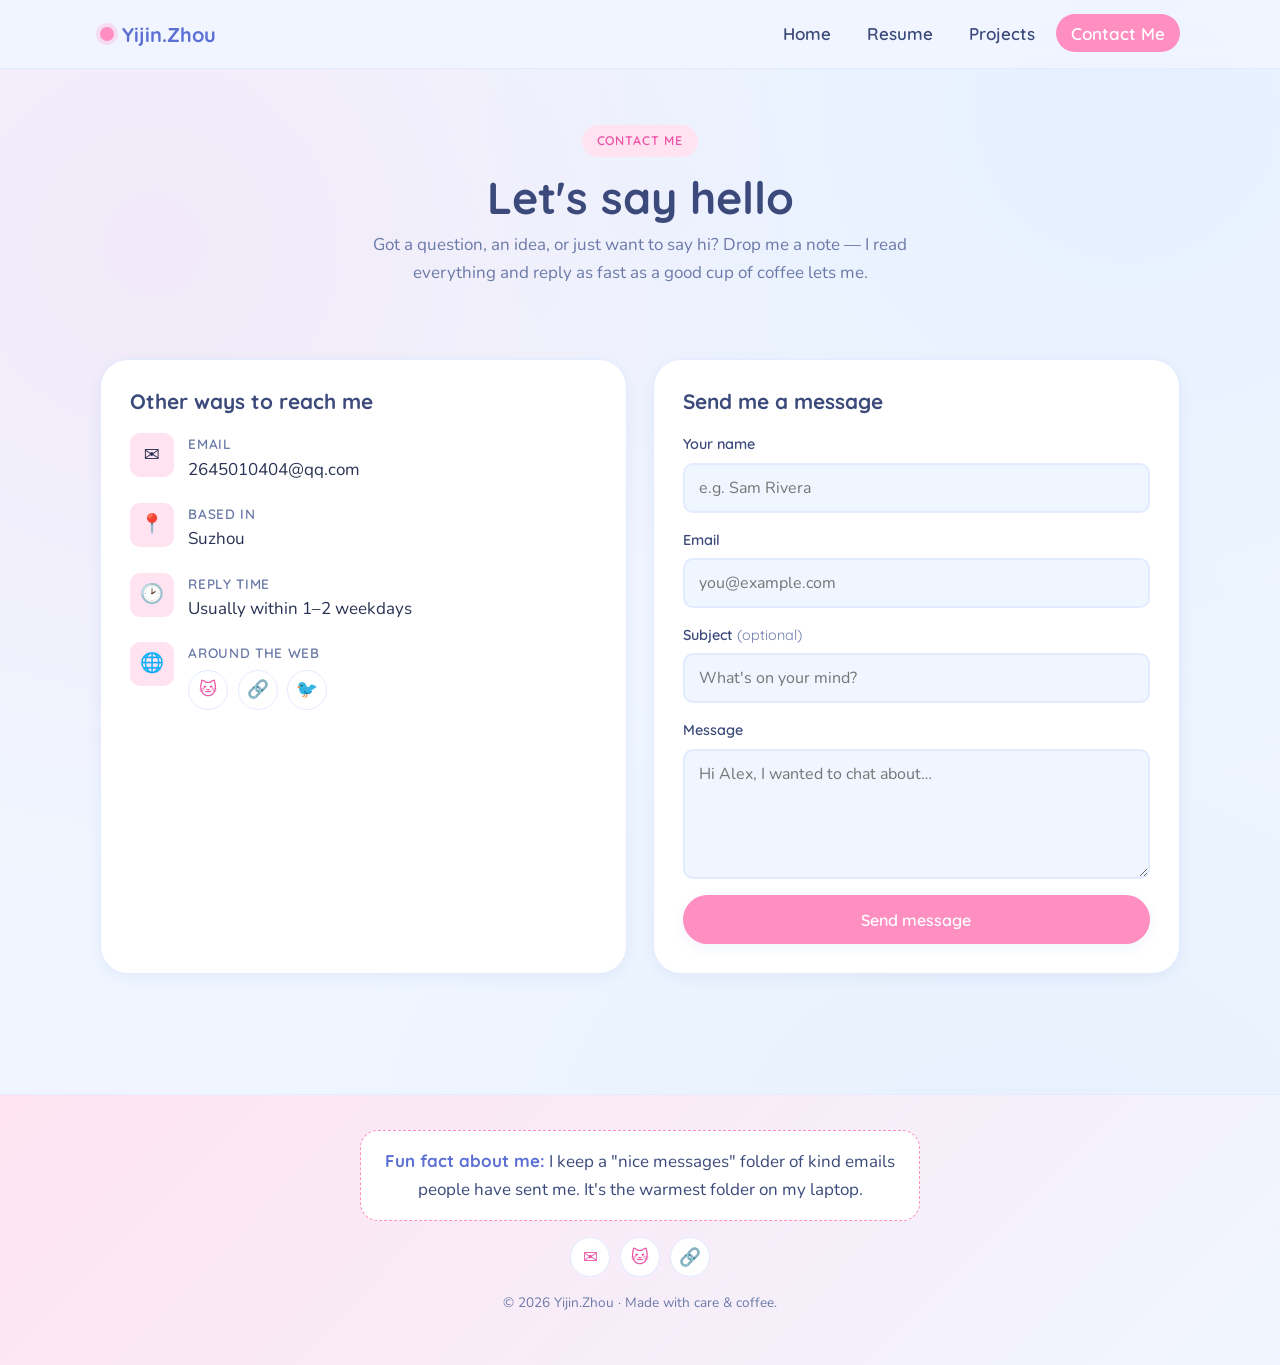
<file: contact.html>
<!DOCTYPE html>
<html lang="en">
<head>
  <meta charset="UTF-8" />
  <meta name="viewport" content="width=device-width, initial-scale=1.0" />
  <meta name="description" content="Get in touch with Yijin.Zhou — say hello, share an idea, or just talk about coffee." />
  <title>Yijin.Zhou · Contact Me</title>

  <link rel="preconnect" href="https://fonts.googleapis.com" />
  <link rel="preconnect" href="https://fonts.gstatic.com" crossorigin />
  <link href="https://fonts.googleapis.com/css2?family=Quicksand:wght@500;600;700&family=Nunito:wght@400;500;600;700&display=swap" rel="stylesheet" />
  <link rel="stylesheet" href="styles.css" />
</head>
<body>

  <!-- ============ Navigation ============ -->
  <header class="nav">
    <div class="container nav__inner">
      <a href="index.html" class="nav__brand">
        <span class="nav__brand-dot" aria-hidden="true"></span>
        Yijin.Zhou
      </a>
      <button class="nav__toggle" aria-label="Toggle menu" aria-expanded="false" aria-controls="primary-nav">
        <span></span><span></span><span></span>
      </button>
      <nav id="primary-nav" aria-label="Primary">
        <ul class="nav__links">
          <li><a href="index.html">Home</a></li>
          <li><a href="resume.html">Resume</a></li>
          <li><a href="projects.html">Projects</a></li>
          <li><a href="contact.html">Contact Me</a></li>
        </ul>
      </nav>
    </div>
  </header>

  <main>
    <!-- ============ Page header ============ -->
    <section class="page-header container">
      <span class="eyebrow">Contact Me</span>
      <h1 class="page-header__title">Let's say hello</h1>
      <p class="page-header__lead">
        Got a question, an idea, or just want to say hi? Drop me a note — I read
        everything and reply as fast as a good cup of coffee lets me.
      </p>
    </section>

    <!-- ============ Contact grid ============ -->
    <section class="section--tight container">
      <div class="contact-grid">

        <!-- Left: contact details -->
        <div class="card">
          <h2 style="font-size:1.3rem; margin-bottom:1.2rem;">Other ways to reach me</h2>

          <div class="contact-info__item">
            <span class="contact-info__icon" aria-hidden="true">✉️</span>
            <div>
              <div class="contact-info__label">Email</div>
              <a class="contact-info__value" href="mailto:2645010404@qq.com">2645010404@qq.com</a>
            </div>
          </div>

          <div class="contact-info__item">
            <span class="contact-info__icon" aria-hidden="true">📍</span>
            <div>
              <div class="contact-info__label">Based in</div>
              <span class="contact-info__value">Suzhou</span>
            </div>
          </div>

          <div class="contact-info__item">
            <span class="contact-info__icon" aria-hidden="true">🕑</span>
            <div>
              <div class="contact-info__label">Reply time</div>
              <span class="contact-info__value">Usually within 1–2 weekdays</span>
            </div>
          </div>

          <div class="contact-info__item" style="margin-bottom:0;">
            <span class="contact-info__icon" aria-hidden="true">🌐</span>
            <div>
              <div class="contact-info__label">Around the web</div>
              <ul class="footer__social" style="justify-content:flex-start; margin:.3rem 0 0;">
                <li><a href="https://github.com" target="_blank" rel="noopener" aria-label="GitHub">🐱</a></li>
                <li><a href="https://www.linkedin.com" target="_blank" rel="noopener" aria-label="LinkedIn">🔗</a></li>
                <li><a href="https://twitter.com" target="_blank" rel="noopener" aria-label="Twitter">🐦</a></li>
              </ul>
            </div>
          </div>
        </div>

        <!-- Right: form -->
        <div class="card">
          <h2 style="font-size:1.3rem; margin-bottom:1.2rem;">Send me a message</h2>
          <form id="contact-form" class="form" novalidate>
            <div class="field">
              <label for="name">Your name</label>
              <input type="text" id="name" name="name" placeholder="e.g. Sam Rivera" required maxlength="80" />
            </div>

            <div class="field">
              <label for="email">Email</label>
              <input type="email" id="email" name="email" placeholder="you@example.com" required />
            </div>

            <div class="field">
              <label for="subject">Subject <span style="color:var(--muted); font-weight:400;">(optional)</span></label>
              <input type="text" id="subject" name="subject" placeholder="What's on your mind?" maxlength="120" />
            </div>

            <div class="field">
              <label for="message">Message</label>
              <textarea id="message" name="message" placeholder="Hi Alex, I wanted to chat about…" required minlength="10" maxlength="2000"></textarea>
            </div>

            <button type="submit" class="btn btn--primary" style="justify-content:center;">Send message</button>

            <p class="form__notice" role="status" aria-live="polite"></p>
          </form>
        </div>

      </div>
    </section>
  </main>

  <!-- ============ Footer ============ -->
  <footer class="footer">
    <div class="container">
      <div class="footer__funfact">
        <strong>Fun fact about me:</strong> I keep a "nice messages" folder of kind emails people have sent me. It's the warmest folder on my laptop.
      </div>
      <ul class="footer__social" aria-label="Social links">
        <li><a href="mailto:2645010404@qq.com" aria-label="Email">✉️</a></li>
        <li><a href="https://github.com" target="_blank" rel="noopener" aria-label="GitHub">🐱</a></li>
        <li><a href="https://www.linkedin.com" target="_blank" rel="noopener" aria-label="LinkedIn">🔗</a></li>
      </ul>
      <p class="footer__copy">© <span id="year">2026</span> Yijin.Zhou · Made with care &amp; coffee.</p>
    </div>
  </footer>

  <script>document.getElementById('year').textContent = new Date().getFullYear();</script>
  <script src="script.js"></script>
</body>
</html>
</file>
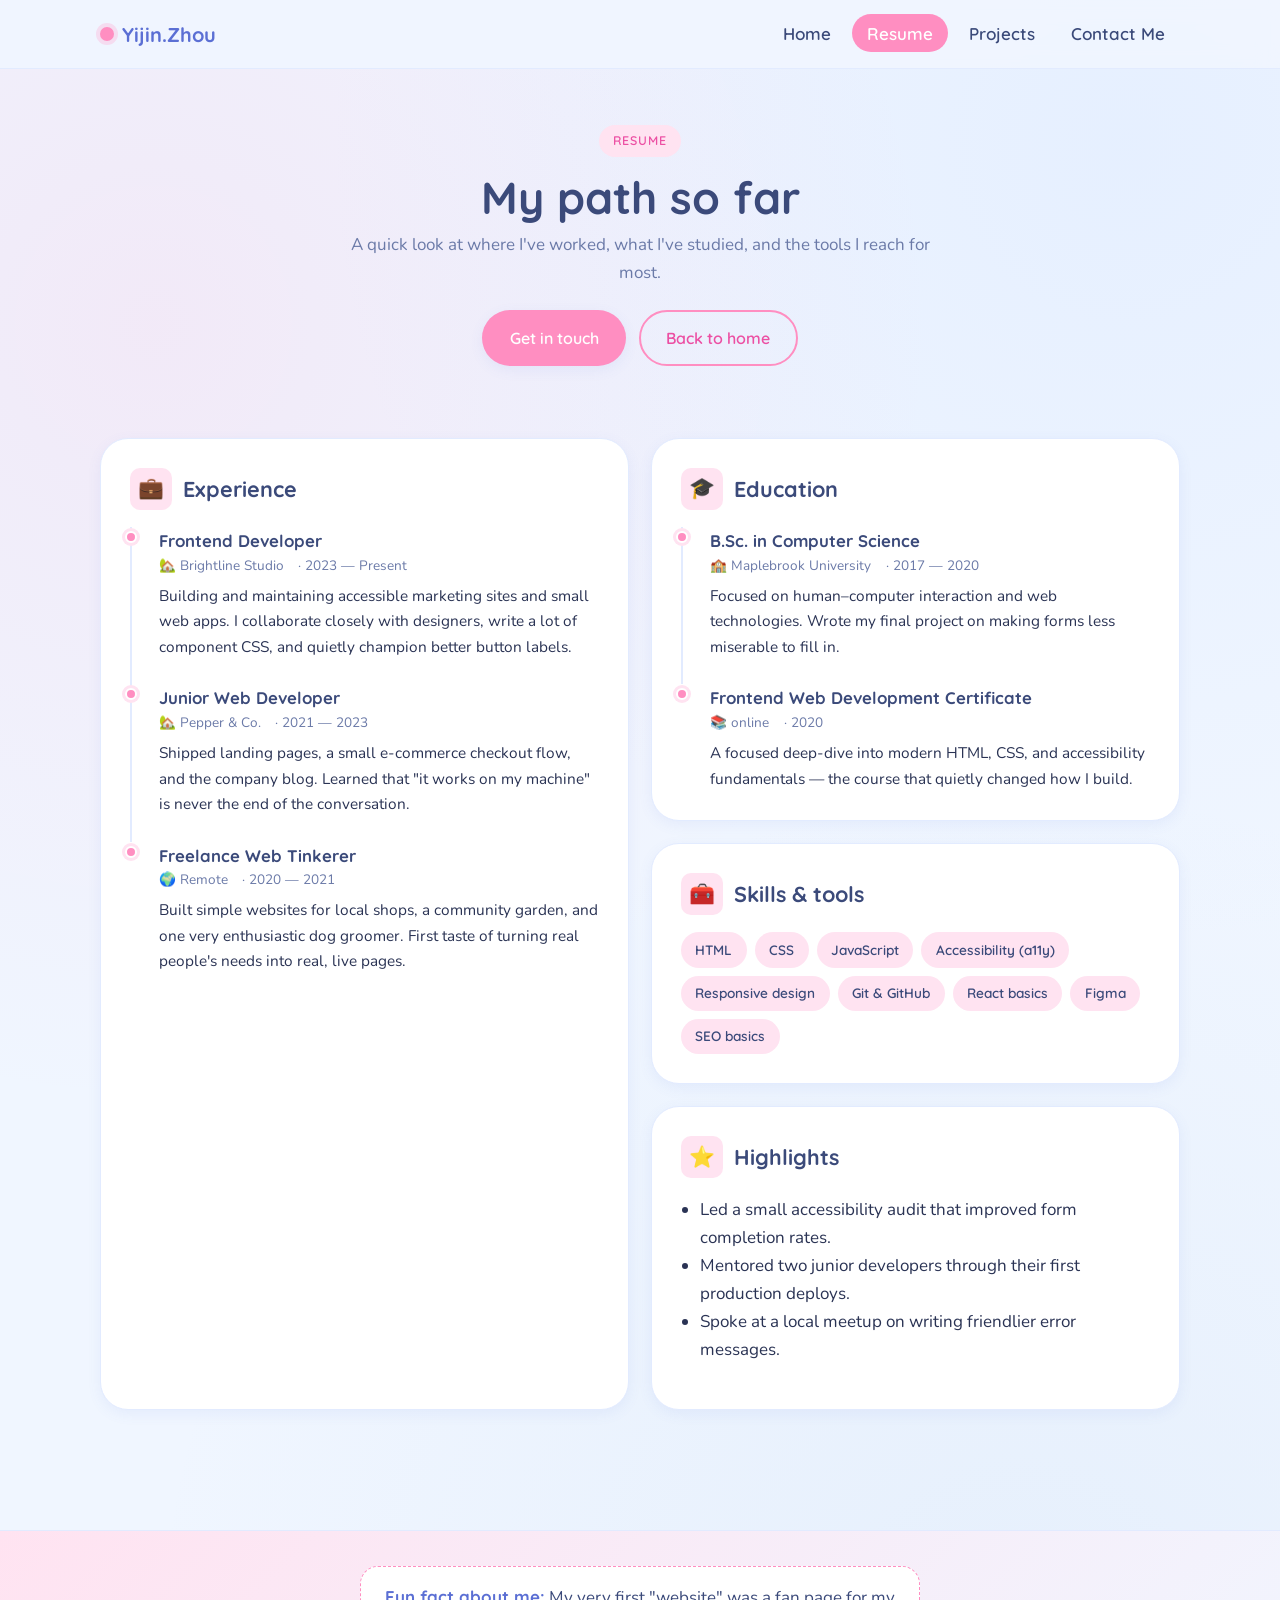
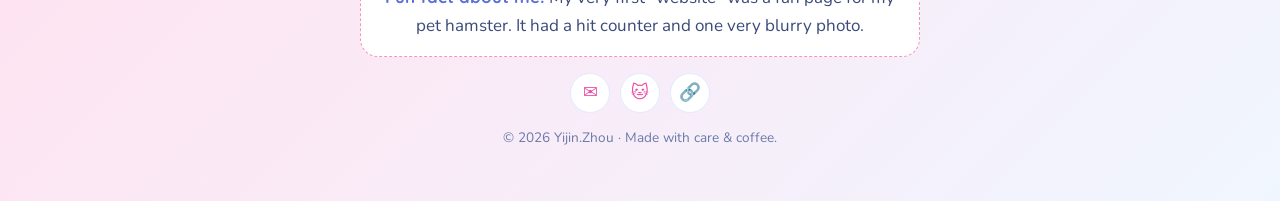
<file: resume.html>
<!DOCTYPE html>
<html lang="en">
<head>
  <meta charset="UTF-8" />
  <meta name="viewport" content="width=device-width, initial-scale=1.0" />
  <meta name="description" content="Resume of Yijin.Zhou — Digital Education." />
  <title>Yijin.Zhou · Resume</title>

  <link rel="preconnect" href="https://fonts.googleapis.com" />
  <link rel="preconnect" href="https://fonts.gstatic.com" crossorigin />
  <link href="https://fonts.googleapis.com/css2?family=Quicksand:wght@500;600;700&family=Nunito:wght@400;500;600;700&display=swap" rel="stylesheet" />
  <link rel="stylesheet" href="styles.css" />
</head>
<body>

  <!-- ============ Navigation ============ -->
  <header class="nav">
    <div class="container nav__inner">
      <a href="index.html" class="nav__brand">
        <span class="nav__brand-dot" aria-hidden="true"></span>
        Yijin.Zhou
      </a>
      <button class="nav__toggle" aria-label="Toggle menu" aria-expanded="false" aria-controls="primary-nav">
        <span></span><span></span><span></span>
      </button>
      <nav id="primary-nav" aria-label="Primary">
        <ul class="nav__links">
          <li><a href="index.html">Home</a></li>
          <li><a href="resume.html">Resume</a></li>
          <li><a href="projects.html">Projects</a></li>
          <li><a href="contact.html">Contact Me</a></li>
        </ul>
      </nav>
    </div>
  </header>

  <main>
    <!-- ============ Page header ============ -->
    <section class="page-header container">
      <span class="eyebrow">Resume</span>
      <h1 class="page-header__title">My path so far</h1>
      <p class="page-header__lead">
        A quick look at where I've worked, what I've studied, and the tools I reach for most.
      </p>
      <div class="hero__cta" style="margin-top:1.4rem;">
        <a class="btn btn--primary" href="contact.html">Get in touch</a>
        <a class="btn btn--ghost" href="index.html">Back to home</a>
      </div>
    </section>

    <!-- ============ Resume body ============ -->
    <section class="section--tight container">
      <div class="grid grid--2">
        <!-- Left: experience -->
        <div class="card">
          <div class="resume-block">
            <div class="resume-block__head">
              <span class="resume-block__icon" aria-hidden="true">💼</span>
              <h2>Experience</h2>
            </div>
            <ul class="timeline">
              <li class="timeline__item">
                <div class="timeline__role">Frontend Developer</div>
                <div class="timeline__meta">
                  <span>🏡 Brightline Studio</span>
                  <span>· 2023 — Present</span>
                </div>
                <p class="timeline__desc">
                  Building and maintaining accessible marketing sites and small
                  web apps. I collaborate closely with designers, write a lot of
                  component CSS, and quietly champion better button labels.
                </p>
              </li>
              <li class="timeline__item">
                <div class="timeline__role">Junior Web Developer</div>
                <div class="timeline__meta">
                  <span>🏡 Pepper &amp; Co.</span>
                  <span>· 2021 — 2023</span>
                </div>
                <p class="timeline__desc">
                  Shipped landing pages, a small e-commerce checkout flow, and
                  the company blog. Learned that "it works on my machine" is
                  never the end of the conversation.
                </p>
              </li>
              <li class="timeline__item">
                <div class="timeline__role">Freelance Web Tinkerer</div>
                <div class="timeline__meta">
                  <span>🌍 Remote</span>
                  <span>· 2020 — 2021</span>
                </div>
                <p class="timeline__desc">
                  Built simple websites for local shops, a community garden, and
                  one very enthusiastic dog groomer. First taste of turning real
                  people's needs into real, live pages.
                </p>
              </li>
            </ul>
          </div>
        </div>

        <!-- Right: education + skills + summary -->
        <div>
          <div class="card" style="margin-bottom:1.4rem;">
            <div class="resume-block__head">
              <span class="resume-block__icon" aria-hidden="true">🎓</span>
              <h2>Education</h2>
            </div>
            <ul class="timeline">
              <li class="timeline__item">
                <div class="timeline__role">B.Sc. in Computer Science</div>
                <div class="timeline__meta">
                  <span>🏫 Maplebrook University</span>
                  <span>· 2017 — 2020</span>
                </div>
                <p class="timeline__desc">
                  Focused on human–computer interaction and web technologies.
                  Wrote my final project on making forms less miserable to fill in.
                </p>
              </li>
              <li class="timeline__item">
                <div class="timeline__role">Frontend Web Development Certificate</div>
                <div class="timeline__meta">
                  <span>📚 online</span>
                  <span>· 2020</span>
                </div>
                <p class="timeline__desc">
                  A focused deep-dive into modern HTML, CSS, and accessibility
                  fundamentals — the course that quietly changed how I build.
                </p>
              </li>
            </ul>
          </div>

          <div class="card" style="margin-bottom:1.4rem;">
            <div class="resume-block__head">
              <span class="resume-block__icon" aria-hidden="true">🧰</span>
              <h2>Skills &amp; tools</h2>
            </div>
            <ul class="skill-chips">
              <li>HTML</li>
              <li>CSS</li>
              <li>JavaScript</li>
              <li>Accessibility (a11y)</li>
              <li>Responsive design</li>
              <li>Git &amp; GitHub</li>
              <li>React basics</li>
              <li>Figma</li>
              <li>SEO basics</li>
            </ul>
          </div>

          <div class="card">
            <div class="resume-block__head">
              <span class="resume-block__icon" aria-hidden="true">⭐</span>
              <h2>Highlights</h2>
            </div>
            <ul>
              <li>Led a small accessibility audit that improved form completion rates.</li>
              <li>Mentored two junior developers through their first production deploys.</li>
              <li>Spoke at a local meetup on writing friendlier error messages.</li>
            </ul>
          </div>
        </div>
      </div>
    </section>
  </main>

  <!-- ============ Footer ============ -->
  <footer class="footer">
    <div class="container">
      <div class="footer__funfact">
        <strong>Fun fact about me:</strong> My very first "website" was a fan page for my pet hamster. It had a hit counter and one very blurry photo.
      </div>
      <ul class="footer__social" aria-label="Social links">
        <li><a href="contact.html" aria-label="Email">✉️</a></li>
        <li><a href="https://github.com" target="_blank" rel="noopener" aria-label="GitHub">🐱</a></li>
        <li><a href="https://www.linkedin.com" target="_blank" rel="noopener" aria-label="LinkedIn">🔗</a></li>
      </ul>
      <p class="footer__copy">© <span id="year">2026</span> Yijin.Zhou · Made with care &amp; coffee.</p>
    </div>
  </footer>

  <script>document.getElementById('year').textContent = new Date().getFullYear();</script>
  <script src="script.js"></script>
</body>
</html>
</file>
<file: styles.css>
/* ==========================================================================
   Personal Website — Shared Stylesheet
   Warm, welcoming palette · rounded corners · fully responsive
   ========================================================================== */

/* ---------- Design tokens ---------- */
:root {
  /* Soft light blue & light pink palette */
  --cream:        #f0f6ff;
  --peach:        #ffe3f1;
  --coral:        #ff8ec1;
  --coral-deep:   #ec4fa3;
  --terracotta:   #5b6fd4;
  --gold:         #a7c7ff;
  --sage:         #9bc0e8;
  --brown:        #3b4a7a;
  --ink:          #2a3354;
  --muted:        #6b7aa8;
  --card:         #ffffff;
  --line:         #e2ebff;

  /* Typography */
  --font-head: 'Quicksand', 'Segoe UI', system-ui, sans-serif;
  --font-body: 'Nunito', 'Segoe UI', system-ui, sans-serif;

  /* Shape */
  --radius-sm: 10px;
  --radius:    18px;
  --radius-lg: 28px;
  --radius-full: 999px;

  /* Shadows */
  --shadow-sm: 0 4px 14px rgba(91, 111, 212, 0.08);
  --shadow:    0 10px 30px rgba(91, 111, 212, 0.14);
  --shadow-lg: 0 18px 50px rgba(91, 111, 212, 0.20);

  /* Layout */
  --maxw: 1080px;
  --nav-h: 68px;
}

/* ---------- Reset & base ---------- */
*,
*::before,
*::after { box-sizing: border-box; }

html { scroll-behavior: smooth; }

body {
  margin: 0;
  font-family: var(--font-body);
  font-size: 17px;
  line-height: 1.65;
  color: var(--ink);
  background: var(--cream);
  background-image:
    radial-gradient(circle at 12% 18%, rgba(255, 142, 193, 0.12), transparent 42%),
    radial-gradient(circle at 88% 8%,  rgba(167, 199, 255, 0.14), transparent 40%),
    radial-gradient(circle at 80% 92%, rgba(155, 192, 232, 0.12), transparent 45%);
  min-height: 100vh;
  -webkit-font-smoothing: antialiased;
  text-rendering: optimizeLegibility;
}

img { max-width: 100%; display: block; }

h1, h2, h3, h4 {
  font-family: var(--font-head);
  font-weight: 700;
  color: var(--brown);
  line-height: 1.2;
  margin: 0 0 0.6em;
}

p { margin: 0 0 1rem; }

a {
  color: var(--coral-deep);
  text-decoration: none;
  transition: color .2s ease;
}
a:hover { color: var(--terracotta); }

ul { margin: 0 0 1rem; padding-left: 1.2rem; }

/* ---------- Layout helpers ---------- */
.container {
  width: min(100% - 2.5rem, var(--maxw));
  margin-inline: auto;
}

.section {
  padding: 4rem 0;
}
.section--tight { padding: 2.5rem 0; }

.eyebrow {
  display: inline-block;
  font-family: var(--font-head);
  font-weight: 600;
  letter-spacing: .08em;
  text-transform: uppercase;
  font-size: .78rem;
  color: var(--coral-deep);
  background: var(--peach);
  padding: .35rem .9rem;
  border-radius: var(--radius-full);
  margin-bottom: .9rem;
}

.section-title {
  font-size: clamp(1.6rem, 3.4vw, 2.3rem);
  margin-bottom: .3rem;
}

.section-lead {
  color: var(--muted);
  max-width: 60ch;
  margin-bottom: 2rem;
}

.text-center { text-align: center; }

/* ---------- Buttons ---------- */
.btn {
  display: inline-flex;
  align-items: center;
  gap: .5rem;
  font-family: var(--font-head);
  font-weight: 600;
  font-size: 1rem;
  padding: .8rem 1.6rem;
  border-radius: var(--radius-full);
  border: 2px solid transparent;
  cursor: pointer;
  transition: transform .15s ease, box-shadow .2s ease, background .2s ease;
}
.btn:active { transform: translateY(1px); }

.btn--primary {
  background: var(--coral);
  color: #fff;
  box-shadow: var(--shadow-sm);
}
.btn--primary:hover {
  background: var(--coral-deep);
  color: #fff;
  box-shadow: var(--shadow);
}

.btn--ghost {
  background: transparent;
  color: var(--coral-deep);
  border-color: var(--coral);
}
.btn--ghost:hover {
  background: var(--peach);
  color: var(--terracotta);
}

/* ---------- Navigation ---------- */
.nav {
  position: sticky;
  top: 0;
  z-index: 50;
  background: rgba(240, 246, 255, 0.92);
  backdrop-filter: blur(10px);
  border-bottom: 1px solid var(--line);
}
.nav__inner {
  height: var(--nav-h);
  display: flex;
  align-items: center;
  justify-content: space-between;
  gap: 1rem;
}
.nav__brand {
  font-family: var(--font-head);
  font-weight: 700;
  font-size: 1.25rem;
  color: var(--terracotta);
  display: flex;
  align-items: center;
  gap: .5rem;
}
.nav__brand-dot {
  width: 14px; height: 14px;
  background: var(--coral);
  border-radius: 50%;
  box-shadow: 0 0 0 4px rgba(255, 142, 193, 0.25);
}
.nav__links {
  display: flex;
  align-items: center;
  gap: .35rem;
  list-style: none;
  margin: 0; padding: 0;
}
.nav__links a {
  font-family: var(--font-head);
  font-weight: 600;
  color: var(--brown);
  padding: .55rem .95rem;
  border-radius: var(--radius-full);
  transition: background .2s ease, color .2s ease;
}
.nav__links a:hover { background: var(--peach); color: var(--terracotta); }
.nav__links a.is-active {
  background: var(--coral);
  color: #fff;
}

.nav__toggle {
  display: none;
  flex-direction: column;
  justify-content: center;
  gap: 5px;
  width: 44px; height: 44px;
  border: 1px solid var(--line);
  background: var(--card);
  border-radius: var(--radius-sm);
  cursor: pointer;
}
.nav__toggle span {
  display: block; width: 20px; height: 2px;
  margin-inline: auto;
  background: var(--brown);
  transition: transform .2s ease, opacity .2s ease;
}
.nav__toggle.is-open span:nth-child(1) { transform: translateY(7px) rotate(45deg); }
.nav__toggle.is-open span:nth-child(2) { opacity: 0; }
.nav__toggle.is-open span:nth-child(3) { transform: translateY(-7px) rotate(-45deg); }

/* ---------- Hero (homepage) ---------- */
.hero {
  padding: 5rem 0 3.5rem;
  text-align: center;
}
.hero__photo {
  width: 200px; height: 200px;
  margin: 0 auto 1.5rem;
  border-radius: 50%;
  object-fit: cover;
  border: 6px solid #fff;
  box-shadow: var(--shadow);
  background: var(--peach);
}
.hero__wave { font-size: 1.6rem; }
.hero__name {
  font-size: clamp(2.8rem, 7.5vw, 4.4rem);
  margin-bottom: .4rem;
}
.hero__tagline {
  display: inline-block;
  font-family: var(--font-head);
  font-weight: 600;
  color: var(--coral-deep);
  background: var(--peach);
  padding: .4rem 1.1rem;
  border-radius: var(--radius-full);
  margin-bottom: 1.4rem;
  font-size: .95rem;
}
.hero__intro {
  max-width: 60ch;
  margin: 0 auto 1.8rem;
  font-size: 1.1rem;
  color: var(--muted);
}
.hero__cta {
  display: flex;
  gap: .8rem;
  justify-content: center;
  flex-wrap: wrap;
}

/* ---------- Likes cards ---------- */
.likes {
  display: grid;
  grid-template-columns: repeat(auto-fit, minmax(240px, 1fr));
  gap: 1.5rem;
}
.like-card {
  background: var(--card);
  border-radius: var(--radius-lg);
  padding: 2rem 1.6rem;
  box-shadow: var(--shadow-sm);
  border: 1px solid var(--line);
  text-align: center;
  transition: transform .2s ease, box-shadow .2s ease;
}
.like-card:hover {
  transform: translateY(-6px);
  box-shadow: var(--shadow);
}
.like-card__emoji {
  font-size: 2.6rem;
  width: 76px; height: 76px;
  display: grid; place-items: center;
  margin: 0 auto 1rem;
  background: var(--peach);
  border-radius: 50%;
}
.like-card h3 { font-size: 1.25rem; margin-bottom: .35rem; }
.like-card p { color: var(--muted); margin: 0; font-size: .96rem; }

/* ---------- Page header (sub-pages) ---------- */
.page-header {
  padding: 3.5rem 0 2rem;
  text-align: center;
}
.page-header__title {
  font-size: clamp(2rem, 5vw, 2.8rem);
  margin-bottom: .4rem;
}
.page-header__lead {
  color: var(--muted);
  max-width: 60ch;
  margin: 0 auto;
}

/* ---------- Card (generic) ---------- */
.card {
  background: var(--card);
  border: 1px solid var(--line);
  border-radius: var(--radius-lg);
  padding: 1.8rem;
  box-shadow: var(--shadow-sm);
}
.grid {
  display: grid;
  gap: 1.4rem;
}
.grid--2 { grid-template-columns: repeat(auto-fit, minmax(260px, 1fr)); }
.grid--3 { grid-template-columns: repeat(auto-fit, minmax(220px, 1fr)); }

/* ---------- Resume ---------- */
.resume-block {
  margin-bottom: 2.2rem;
}
.resume-block__head {
  display: flex;
  align-items: center;
  gap: .7rem;
  margin-bottom: 1.1rem;
}
.resume-block__icon {
  width: 42px; height: 42px;
  display: grid; place-items: center;
  background: var(--peach);
  border-radius: var(--radius-sm);
  font-size: 1.3rem;
}
.resume-block__head h2 {
  margin: 0;
  font-size: 1.35rem;
}

.timeline { list-style: none; margin: 0; padding: 0; }
.timeline__item {
  position: relative;
  padding: 0 0 1.6rem 1.7rem;
  border-left: 2px solid var(--line);
}
.timeline__item:last-child { border-left-color: transparent; padding-bottom: 0; }
.timeline__item::before {
  content: '';
  position: absolute;
  left: -7px; top: 4px;
  width: 12px; height: 12px;
  background: var(--coral);
  border: 2px solid #fff;
  border-radius: 50%;
  box-shadow: 0 0 0 3px var(--peach);
}
.timeline__role {
  font-family: var(--font-head);
  font-weight: 700;
  color: var(--brown);
  font-size: 1.05rem;
}
.timeline__meta {
  display: flex;
  flex-wrap: wrap;
  gap: .3rem .9rem;
  font-size: .85rem;
  color: var(--muted);
  margin-bottom: .35rem;
}
.timeline__meta span { display: inline-flex; align-items: center; gap: .25rem; }
.timeline__desc { font-size: .96rem; color: var(--ink); margin: 0; }

.skill-chips {
  display: flex;
  flex-wrap: wrap;
  gap: .5rem;
  list-style: none;
  padding: 0; margin: 0;
}
.skill-chips li {
  font-family: var(--font-head);
  font-weight: 600;
  font-size: .85rem;
  color: var(--brown);
  background: var(--peach);
  padding: .4rem .9rem;
  border-radius: var(--radius-full);
}

/* ---------- Projects ---------- */
.project-card {
  display: flex;
  flex-direction: column;
  overflow: hidden;
  padding: 0;
}
.project-card__media {
  height: 160px;
  display: grid;
  place-items: center;
  font-size: 3rem;
}
.project-card__body { padding: 1.4rem 1.6rem 1.6rem; }
.project-card h3 { font-size: 1.2rem; margin-bottom: .35rem; }
.project-card p { color: var(--muted); font-size: .95rem; margin-bottom: .9rem; }
.project-card__tags {
  display: flex; flex-wrap: wrap; gap: .4rem;
  margin-bottom: 1rem;
}
.project-card__tags span {
  font-size: .78rem;
  font-family: var(--font-head);
  font-weight: 600;
  color: var(--coral-deep);
  background: var(--peach);
  padding: .25rem .7rem;
  border-radius: var(--radius-full);
}

/* ---------- To-do app ---------- */
.todo {
  max-width: 640px;
  margin: 0 auto;
  padding: 1.6rem;
}
.todo__counter {
  font-family: var(--font-head);
  font-weight: 600;
  font-size: .9rem;
  color: var(--brown);
  background: var(--peach);
  padding: .5rem 1.1rem;
  border-radius: var(--radius-full);
  margin: 0 0 1.3rem;
  text-align: center;
}
.todo__form {
  display: flex;
  flex-wrap: wrap;
  gap: .8rem;
  align-items: flex-end;
}
.todo__field {
  display: flex;
  flex-direction: column;
  gap: .35rem;
}
.todo__field--text { flex: 1 1 220px; }
.todo__field--date { flex: 0 0 150px; }
.todo__field--priority { flex: 0 0 140px; }
.todo__label {
  font-family: var(--font-head);
  font-weight: 600;
  font-size: .85rem;
  color: var(--brown);
}
.todo__input {
  font-family: var(--font-body);
  font-size: 1rem;
  color: var(--ink);
  background: var(--cream);
  border: 2px solid var(--line);
  border-radius: var(--radius-sm);
  padding: .7rem .9rem;
  transition: border-color .2s ease, box-shadow .2s ease;
  width: 100%;
}
.todo__input:focus {
  outline: none;
  border-color: var(--coral);
  box-shadow: 0 0 0 3px rgba(255, 142, 193, 0.18);
}
.todo__select {
  appearance: none;
  -webkit-appearance: none;
  background-image: url("data:image/svg+xml;utf8,<svg xmlns='http://www.w3.org/2000/svg' width='12' height='8' viewBox='0 0 12 8'><path fill='%235b6fd4' d='M6 8 0 0h12z'/></svg>");
  background-repeat: no-repeat;
  background-position: right .9rem center;
  padding-right: 2.2rem;
  cursor: pointer;
}
.todo__add { flex: 0 0 auto; height: 46px; }

.todo__list {
  list-style: none;
  margin: 1.4rem 0 0;
  padding: 0;
  display: grid;
  gap: .6rem;
}
.todo__item {
  display: flex;
  align-items: center;
  gap: .9rem;
  padding: .85rem 1rem;
  background: var(--cream);
  border: 1px solid var(--line);
  border-radius: var(--radius-sm);
  transition: background .2s ease, border-color .2s ease;
}
.todo__item:hover { background: var(--peach); }
.todo__checkbox {
  width: 22px; height: 22px;
  flex: 0 0 22px;
  cursor: pointer;
  accent-color: var(--coral-deep);
}
.todo__text {
  flex: 1 1 auto;
  font-size: 1rem;
  color: var(--ink);
  word-break: break-word;
  margin: 0;
  cursor: text;
  padding: .1rem .3rem;
  border-radius: 6px;
  outline: 2px solid transparent;
  outline-offset: 1px;
  transition: outline-color .15s ease, background .15s ease;
}
.todo__text:hover {
  background: rgba(255, 255, 255, 0.65);
  outline-color: var(--line);
}
.todo__text[contenteditable="true"] {
  background: var(--card);
  outline-color: var(--coral);
  cursor: text;
}
.todo__item.is-done .todo__text {
  text-decoration: line-through;
  color: var(--muted);
}
.todo__date {
  font-size: .78rem;
  font-family: var(--font-head);
  font-weight: 600;
  color: var(--coral-deep);
  background: var(--card);
  border: 1px solid var(--line);
  padding: .25rem .6rem;
  border-radius: var(--radius-full);
  white-space: nowrap;
}
.todo__priority {
  font-size: .7rem;
  font-family: var(--font-head);
  font-weight: 700;
  text-transform: uppercase;
  letter-spacing: .06em;
  padding: .25rem .55rem;
  border-radius: var(--radius-full);
  white-space: nowrap;
  border: 1px solid transparent;
}
.todo__priority--low {
  color: var(--terracotta);
  background: #e0ecff;
  border-color: #c5d4ff;
}
.todo__priority--medium {
  color: var(--coral-deep);
  background: var(--peach);
}
.todo__priority--high {
  color: #fff;
  background: var(--coral-deep);
}
.todo__delete {
  flex: 0 0 32px;
  width: 32px; height: 32px;
  display: grid; place-items: center;
  border: none;
  background: transparent;
  color: var(--muted);
  font-size: 1.3rem;
  line-height: 1;
  border-radius: 50%;
  cursor: pointer;
  transition: background .2s ease, color .2s ease;
}
.todo__delete:hover { background: var(--coral); color: #fff; }
.todo__delete:focus-visible {
  outline: 2px solid var(--coral-deep);
  outline-offset: 2px;
}
.todo__empty {
  margin: 1.4rem 0 0;
  text-align: center;
  color: var(--muted);
  font-style: italic;
}

/* ---------- Contact ---------- */
.contact-grid {
  display: grid;
  grid-template-columns: repeat(auto-fit, minmax(260px, 1fr));
  gap: 1.6rem;
}
.contact-info__item {
  display: flex;
  gap: .9rem;
  align-items: flex-start;
  margin-bottom: 1.2rem;
}
.contact-info__icon {
  width: 44px; height: 44px;
  flex: 0 0 44px;
  display: grid; place-items: center;
  background: var(--peach);
  border-radius: var(--radius-sm);
  font-size: 1.2rem;
}
.contact-info__label {
  font-family: var(--font-head);
  font-weight: 600;
  font-size: .85rem;
  color: var(--muted);
  text-transform: uppercase;
  letter-spacing: .05em;
}
.contact-info__value { color: var(--ink); }

.form { display: grid; gap: 1rem; }
.field { display: flex; flex-direction: column; gap: .35rem; }
.field label {
  font-family: var(--font-head);
  font-weight: 600;
  font-size: .9rem;
  color: var(--brown);
}
.field input,
.field textarea {
  font-family: var(--font-body);
  font-size: 1rem;
  color: var(--ink);
  background: var(--cream);
  border: 2px solid var(--line);
  border-radius: var(--radius-sm);
  padding: .75rem .9rem;
  transition: border-color .2s ease, box-shadow .2s ease;
}
.field input:focus,
.field textarea:focus {
  outline: none;
  border-color: var(--coral);
  box-shadow: 0 0 0 3px rgba(255, 142, 193, 0.18);
}
.field textarea { resize: vertical; min-height: 130px; }
.form__notice {
  margin-top: .5rem;
  padding: .9rem 1.1rem;
  background: var(--peach);
  border-radius: var(--radius-sm);
  color: var(--terracotta);
  font-size: .92rem;
  display: none;
}
.form__notice.is-visible { display: block; }

/* ---------- Footer ---------- */
.footer {
  margin-top: 5rem;
  padding: 2.2rem 0;
  background: linear-gradient(135deg, var(--peach), var(--cream));
  border-top: 1px solid var(--line);
  text-align: center;
}
.footer__funfact {
  background: var(--card);
  border: 1px dashed var(--coral);
  border-radius: var(--radius);
  padding: 1rem 1.4rem;
  max-width: 560px;
  margin: 0 auto 1rem;
  color: var(--brown);
}
.footer__funfact strong {
  font-family: var(--font-head);
  color: var(--terracotta);
}
.footer__copy {
  color: var(--muted);
  font-size: .85rem;
}
.footer__social {
  display: flex; gap: .6rem; justify-content: center;
  margin-bottom: .9rem;
  list-style: none; padding: 0;
}
.footer__social a {
  width: 40px; height: 40px;
  display: grid; place-items: center;
  background: var(--card);
  border: 1px solid var(--line);
  border-radius: 50%;
  font-size: 1.1rem;
  transition: background .2s ease, transform .2s ease;
}
.footer__social a:hover { background: var(--peach); transform: translateY(-3px); }

/* ---------- Responsive ---------- */
@media (max-width: 760px) {
  .nav__toggle { display: flex; }
  .nav__links {
    position: absolute;
    top: var(--nav-h);
    left: 0; right: 0;
    flex-direction: column;
    align-items: stretch;
    gap: 0;
    background: var(--cream);
    border-bottom: 1px solid var(--line);
    padding: .5rem;
    box-shadow: var(--shadow-sm);
    transform: translateY(-12px);
    opacity: 0;
    pointer-events: none;
    transition: transform .2s ease, opacity .2s ease;
  }
  .nav__links.is-open {
    transform: translateY(0);
    opacity: 1;
    pointer-events: auto;
  }
  .nav__links a { padding: .8rem 1rem; border-radius: var(--radius-sm); }

  .hero { padding: 3rem 0 2.5rem; }
  .section { padding: 2.8rem 0; }
  body { font-size: 16px; }
}

@media (max-width: 420px) {
  .hero__cta { flex-direction: column; align-items: stretch; }
  .hero__cta .btn { justify-content: center; }
}

@media (max-width: 560px) {
  .todo__field--text,
  .todo__field--date,
  .todo__field--priority { flex: 1 1 100%; }
  .todo__add { width: 100%; justify-content: center; }
}

/* ---------- Motion safety ---------- */
@media (prefers-reduced-motion: reduce) {
  * { transition: none !important; scroll-behavior: auto !important; }
}
</file>
